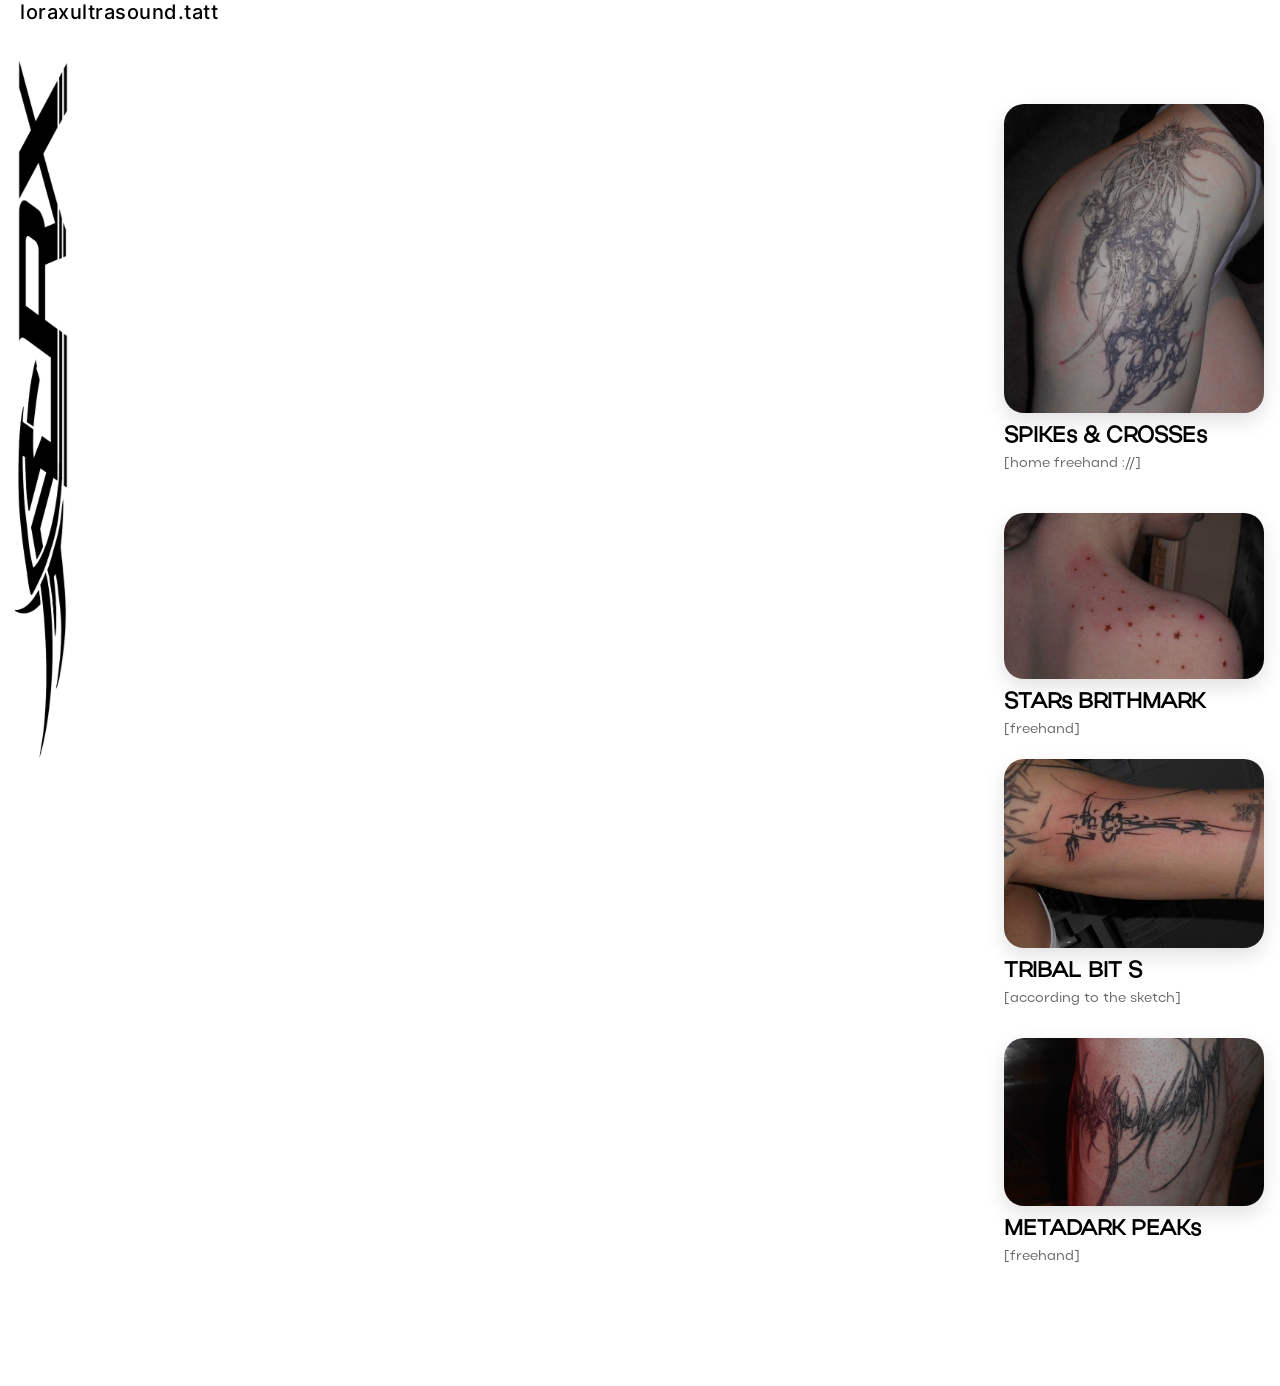
<file: mobile-index.html>
<!DOCTYPE html>
<html lang="ru">
<head>
  <meta charset="UTF-8" />
  <meta name="viewport" content="width=device-width, initial-scale=1.0"/>

  <title>tattoo mobile</title>

  <link rel="stylesheet" href="mobile-style.css">
</head>

<body>

<!-- ШАПКА -->
  <div class="header__title">loraxultrasound.tatt</div>


<!-- ЛОГО СЛЕВА -->
<img src="./logo.png" class="side-logo">

<!-- КОНТЕНТ -->
<main class="content">

  <!-- КАРТОЧКА 1 -->
  <div class="card card-1">
    <img src="./work-big.JPG">
    <h3>SPIKEs & CROSSEs</h3>
    <p>[home freehand ://]</p>
  </div>

  <!-- КАРТОЧКА 2 -->
  <div class="card card-2">
    <img src="./work-small-1.JPG">
    <h3>STARs BRITHMARK</h3>
    <p>[freehand]</p>
  </div>

  <!-- КАРТОЧКА 3 -->
  <div class="card card-3">
    <img src="./work-small-2.JPG">
    <h3>TRIBAL BIT S</h3>
    <p>[according to the sketch]</p>
  </div>

  <!-- КАРТОЧКА 4 -->
  <div class="card card-4">
    <img src="./work-small-3.JPG">
    <h3>METADARK PEAKs</h3>
    <p>[freehand]</p>
  </div>

</main>

<!-- НИЖНЕЕ МЕНЮ -->
<nav class="nav">
  <a href="mobile-index.html">главная</a>
  <a href="mobile-sketches.html">эскизы</a>
  <a href="mobile-social.html">соцсети</a>
</nav>

<!-- СКРЫТИЕ ШАПКИ И МЕНЮ ПРИ СКРОЛЛЕ -->
<script>
let scrollTimeout;

const nav = document.querySelector('.nav');

window.addEventListener('scroll', () => {
  // при любом скролле — прячем
  nav.classList.add('hide');

  // сбрасываем таймер
  clearTimeout(scrollTimeout);

  // когда скролл остановился
  scrollTimeout = setTimeout(() => {
    nav.classList.remove('hide');
  }, 300); // 👈 время "остановки"
});
</script>

<!-- АНИМАЦИЯ ПОЯВЛЕНИЯ КАРТОЧЕК -->
<script>
const cards = document.querySelectorAll('.card');

const observer = new IntersectionObserver((entries) => {
  entries.forEach(entry => {
    if (entry.isIntersecting) {
      entry.target.classList.add('show');
    }
  });
}, {
  threshold: 0.2
});

cards.forEach(card => observer.observe(card));
</script>

</body>
</html>
</file>
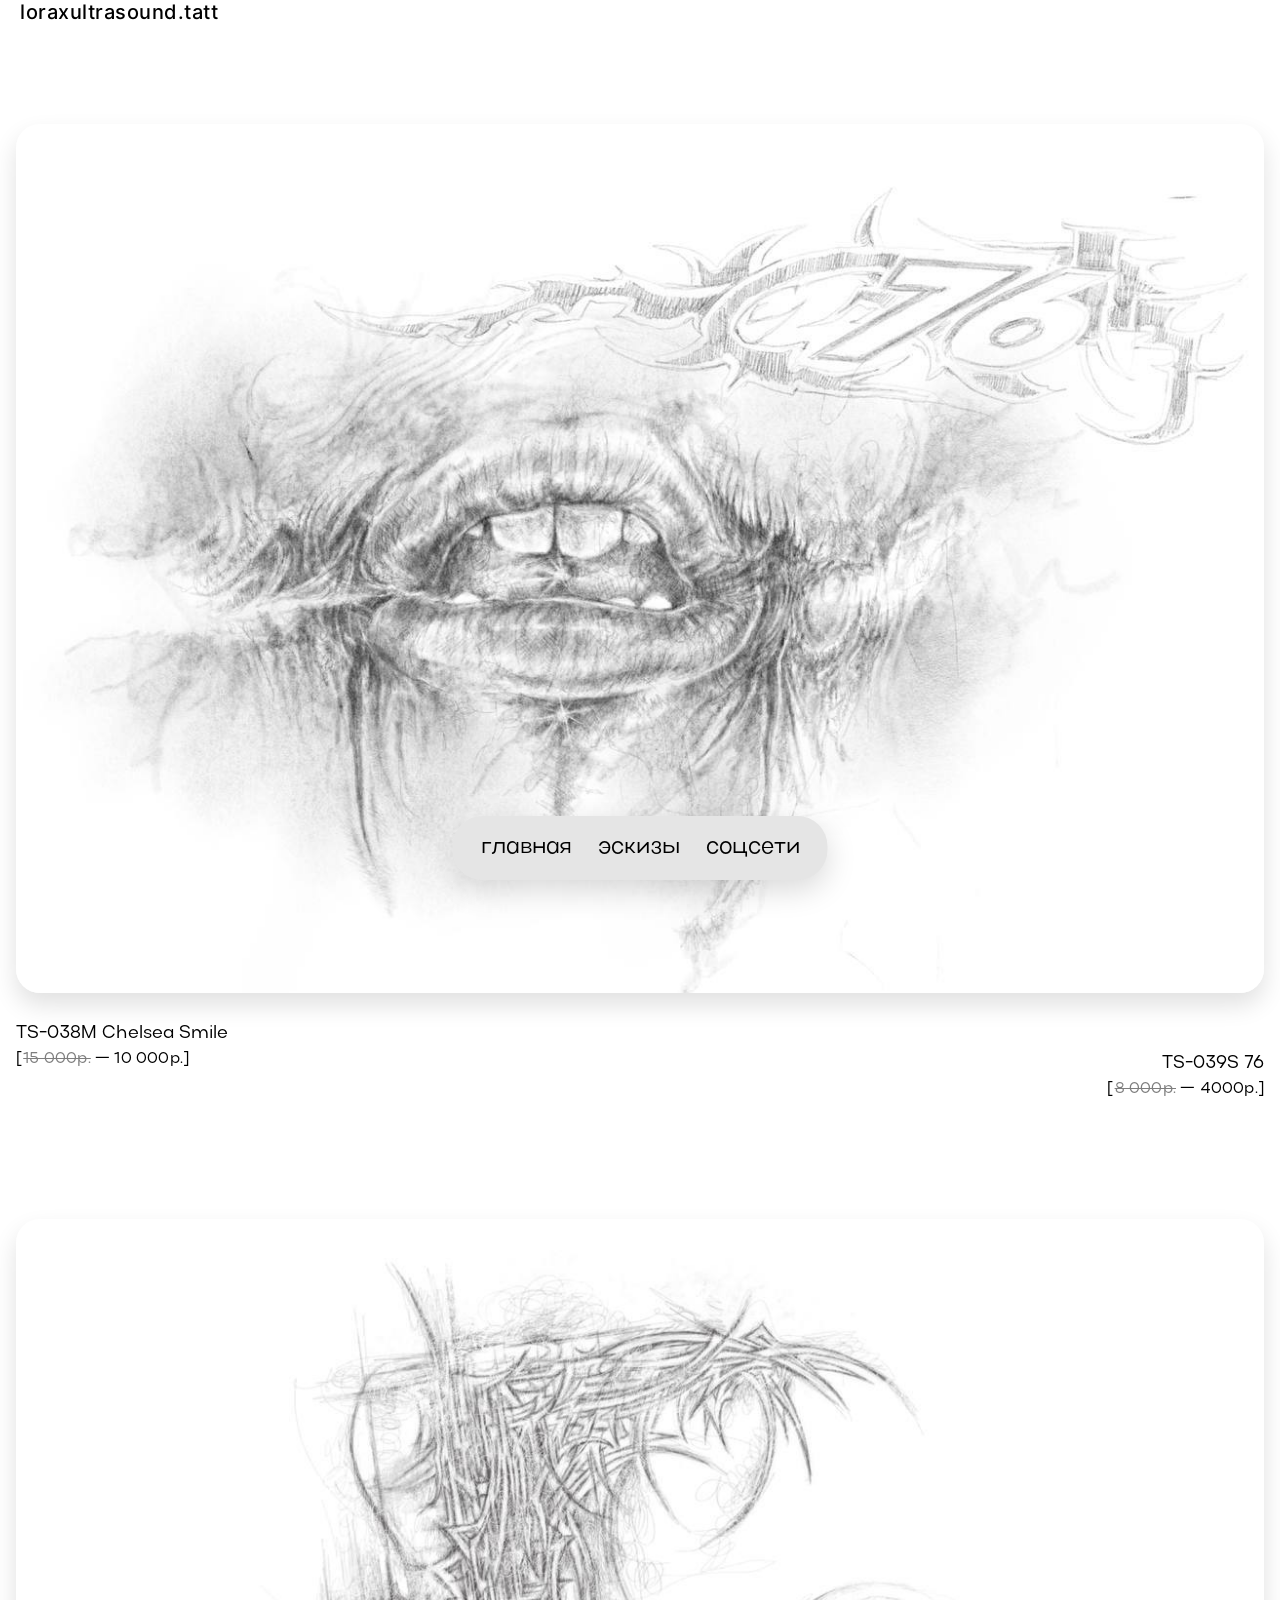
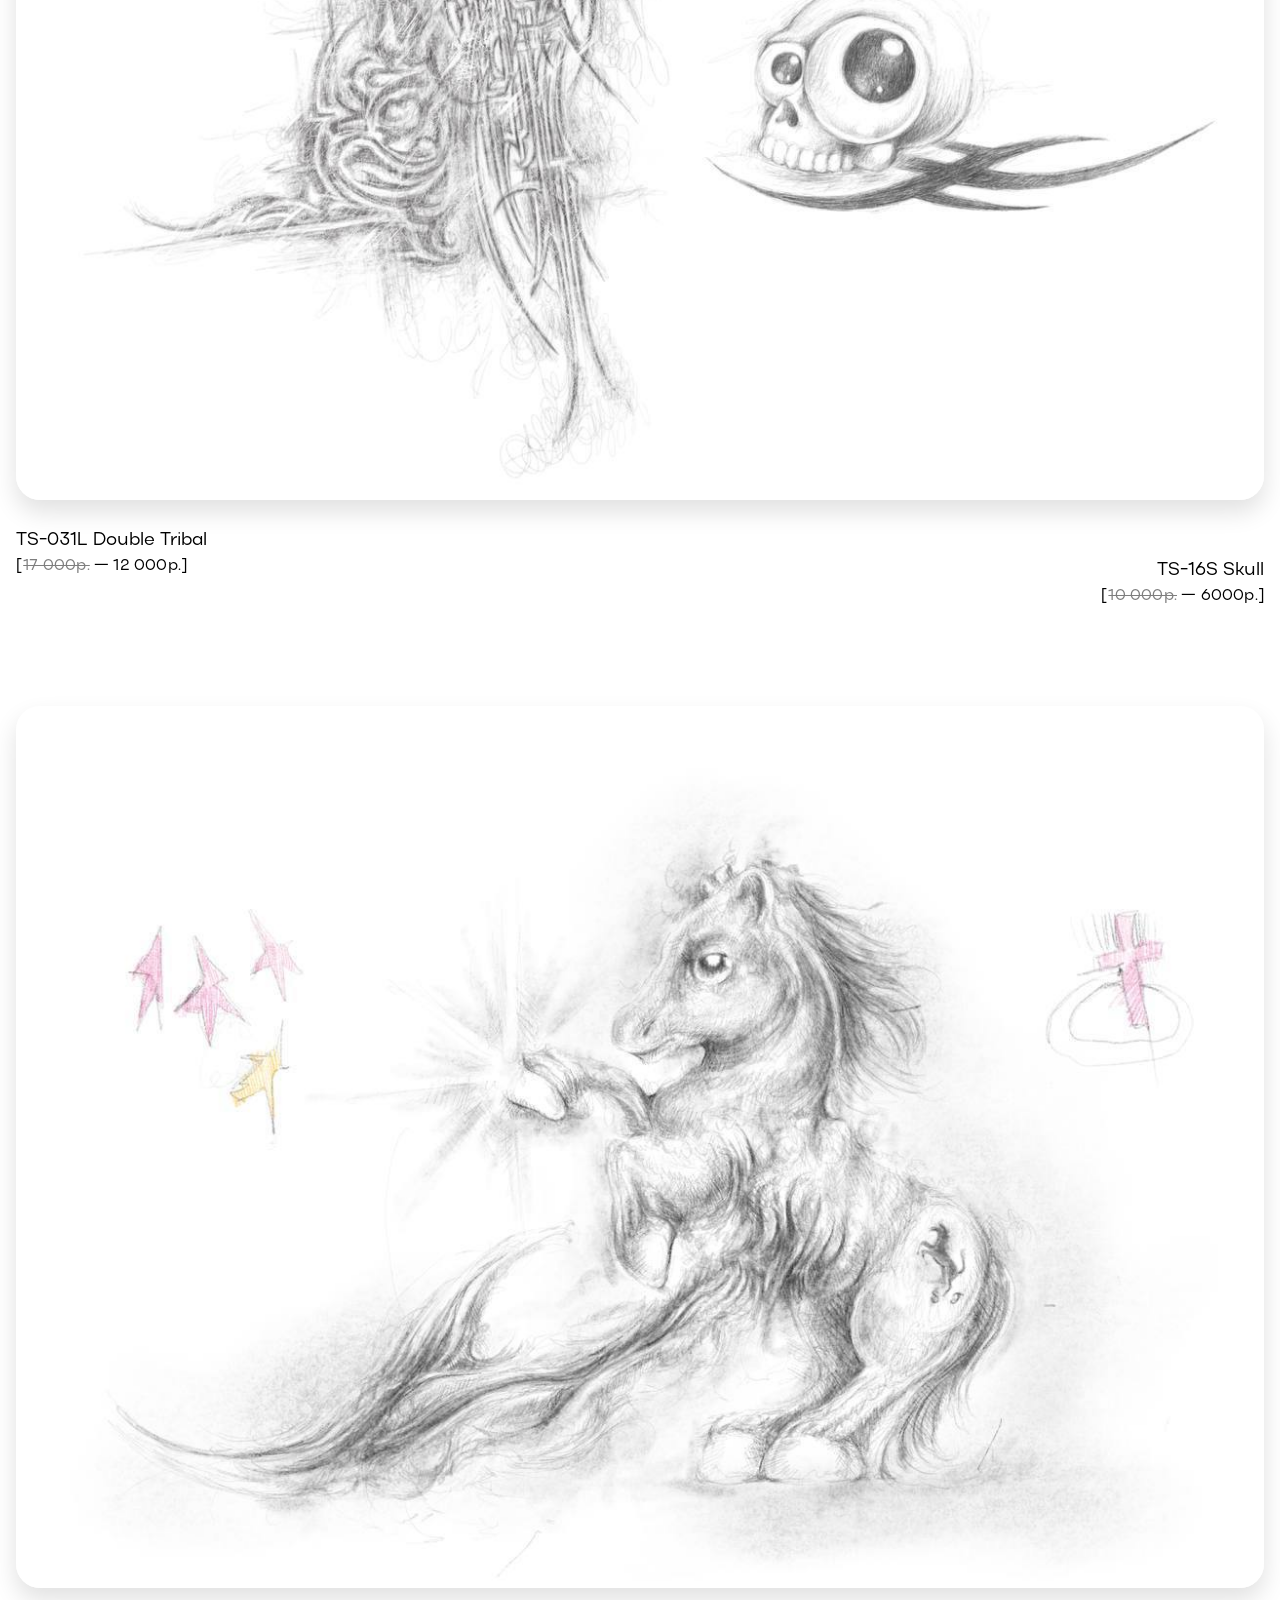
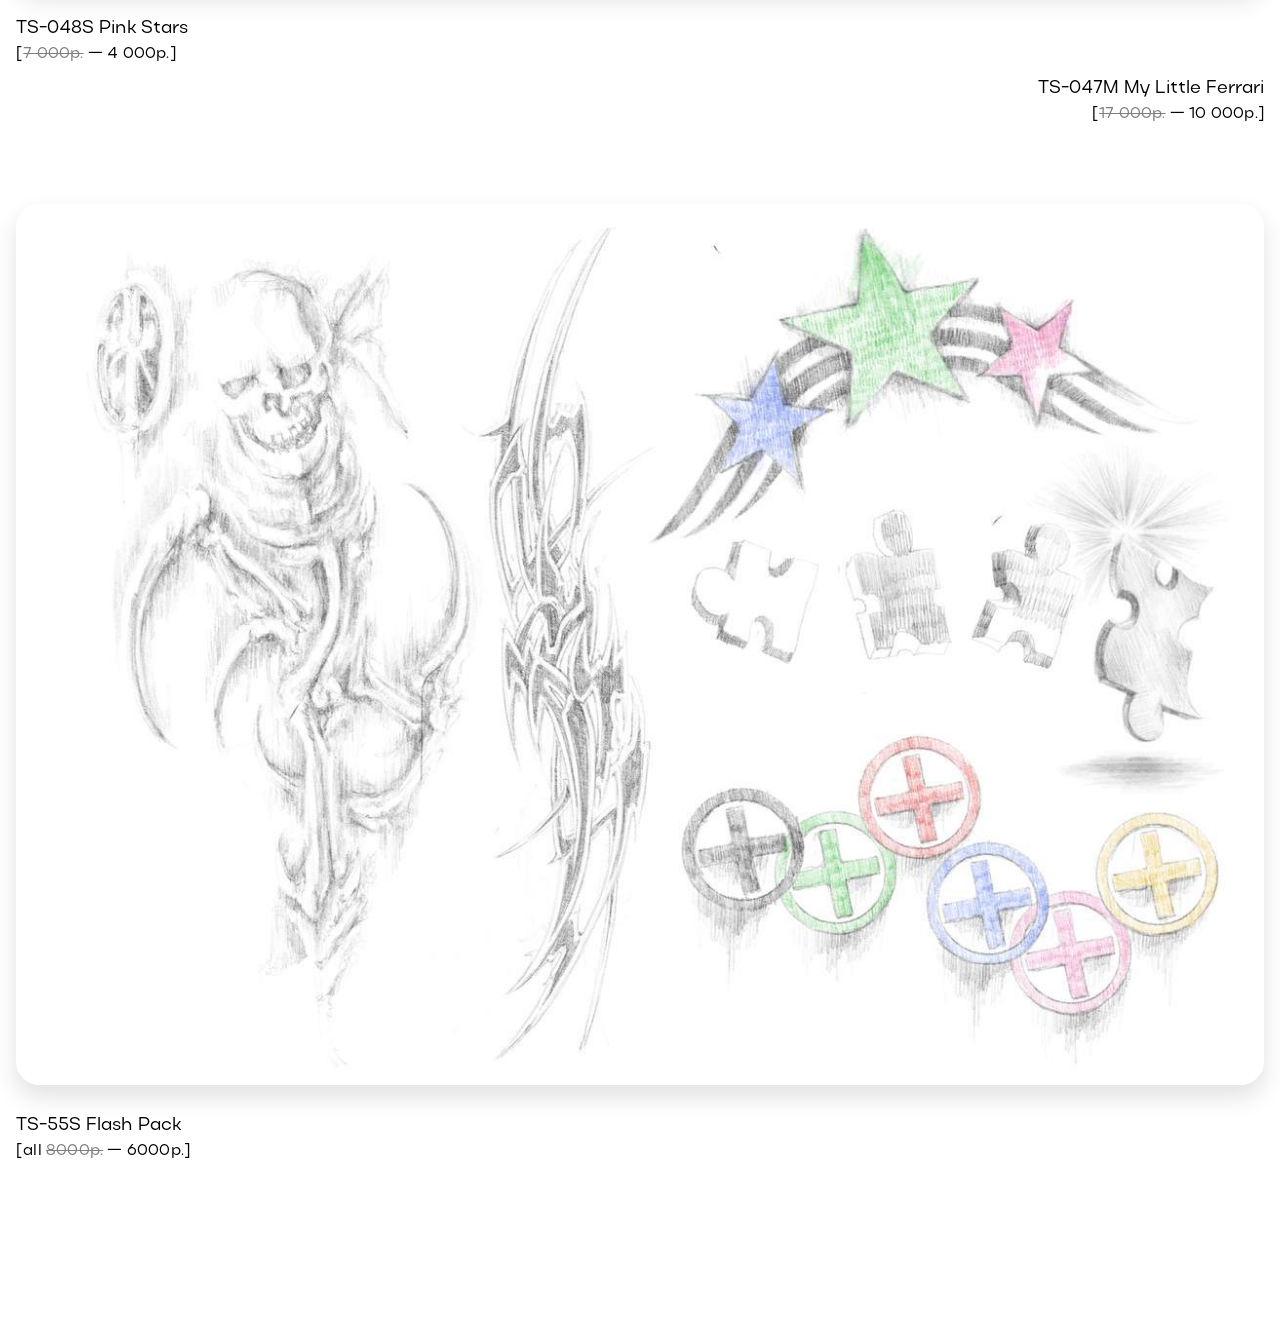
<file: mobile-prices.html>
<!DOCTYPE html>
<html lang="ru">
<head>
  <meta charset="UTF-8" />
  <meta name="viewport" content="width=device-width, initial-scale=1.0"/>

  <title>model prices</title>

  <link rel="stylesheet" href="mobile-style.css">
</head>

<body class="prices-page">

<!-- НИК -->
<div class="header__title">loraxultrasound.tatt</div>

<!-- КОНТЕНТ -->
<main class="prices">

<!-- 1 -->
<div class="price-card card-1">
  <img src="./onedetails.JPG">

  <div class="text-block block-1">
    <h3>TS-038M Chelsea Smile</h3>
    <p>[<span class="old">15 000р.</span> — 10 000р.]</p>
  </div>

  <div class="text-block block-2">
    <h3>TS-039S 76</h3>
    <p>[<span class="old">8 000р.</span> — 4000р.]</p>
  </div>
</div>

<!-- 2 -->
<div class="price-card card-2">
  <img src="./twodetails.JPG">

  <div class="text-block block-3">
    <h3>TS-031L Double Tribal</h3>
    <p>[<span class="old">17 000р.</span> — 12 000р.]</p>
  </div>

  <div class="text-block block-4">
    <h3>TS-16S Skull</h3>
    <p>[<span class="old">10 000р.</span> — 6000р.]</p>
  </div>
</div>

<!-- 3 -->
<div class="price-card card-3">
  <img src="./threedetails.JPG">

  <div class="text-block block-5">
    <h3>TS-048S Pink Stars</h3>
    <p>[<span class="old">7 000р.</span> — 4 000р.]</p>
  </div>

  <div class="text-block block-6">
    <h3>TS-047M My Little Ferrari</h3>
    <p>[<span class="old">17 000р.</span> — 10 000р.]</p>
  </div>
</div>

<!-- 4 -->
<div class="price-card card-4">
  <img src="./fhordetails.JPG">

  <div class="text-block block-7">
    <h3>TS-55S Flash Pack</h3>
    <p>[all <span class="old">8000р.</span> — 6000р.]</p>
  </div>
</div>

</main>

<!-- МЕНЮ -->
<nav class="nav">
  <a href="mobile-index.html">главная</a>
  <a href="mobile-sketches.html">эскизы</a>
  <a href="mobile-social.html">соцсети</a>
</nav>

<!-- СКРОЛЛ -->
<script>
let scrollTimeout;
const nav = document.querySelector('.nav');

window.addEventListener('scroll', () => {
  nav.classList.add('hide');

  clearTimeout(scrollTimeout);

  scrollTimeout = setTimeout(() => {
    nav.classList.remove('hide');
  }, 200);
});
</script>

</body>
</html>
</file>
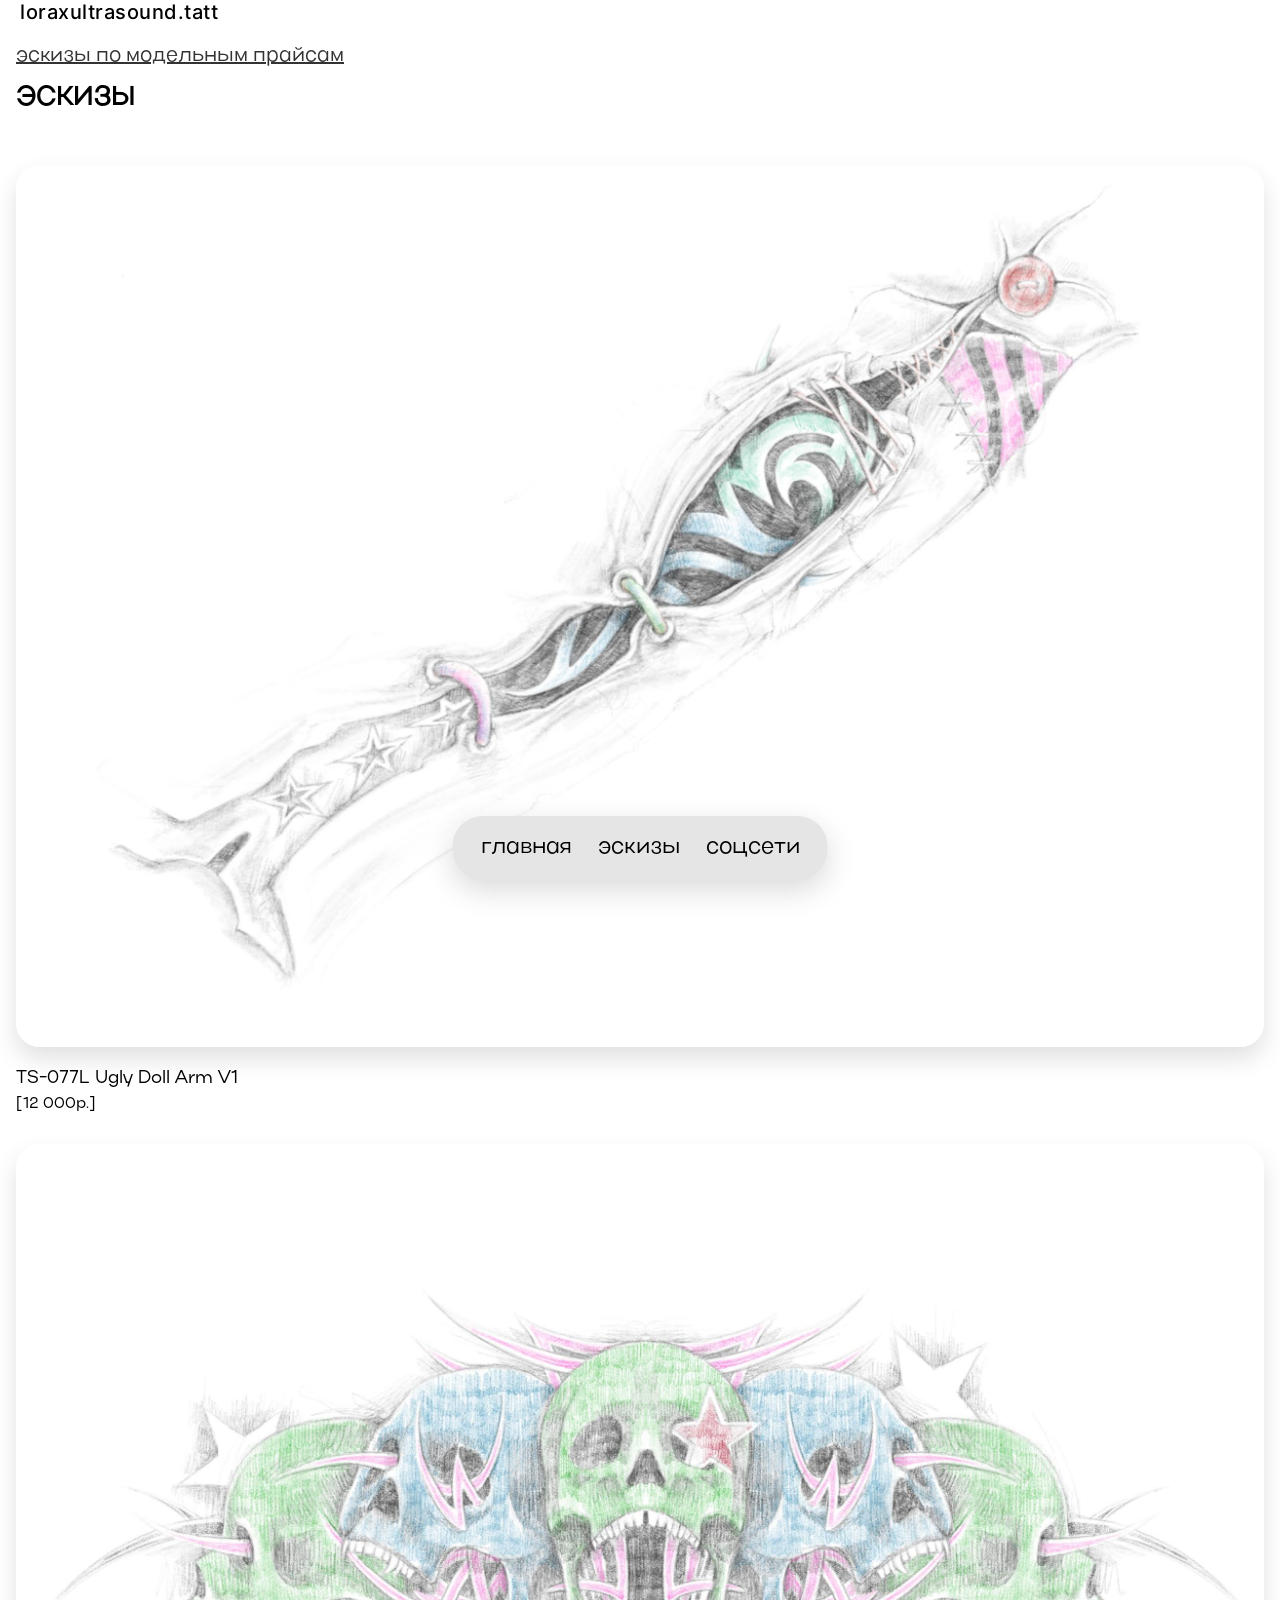
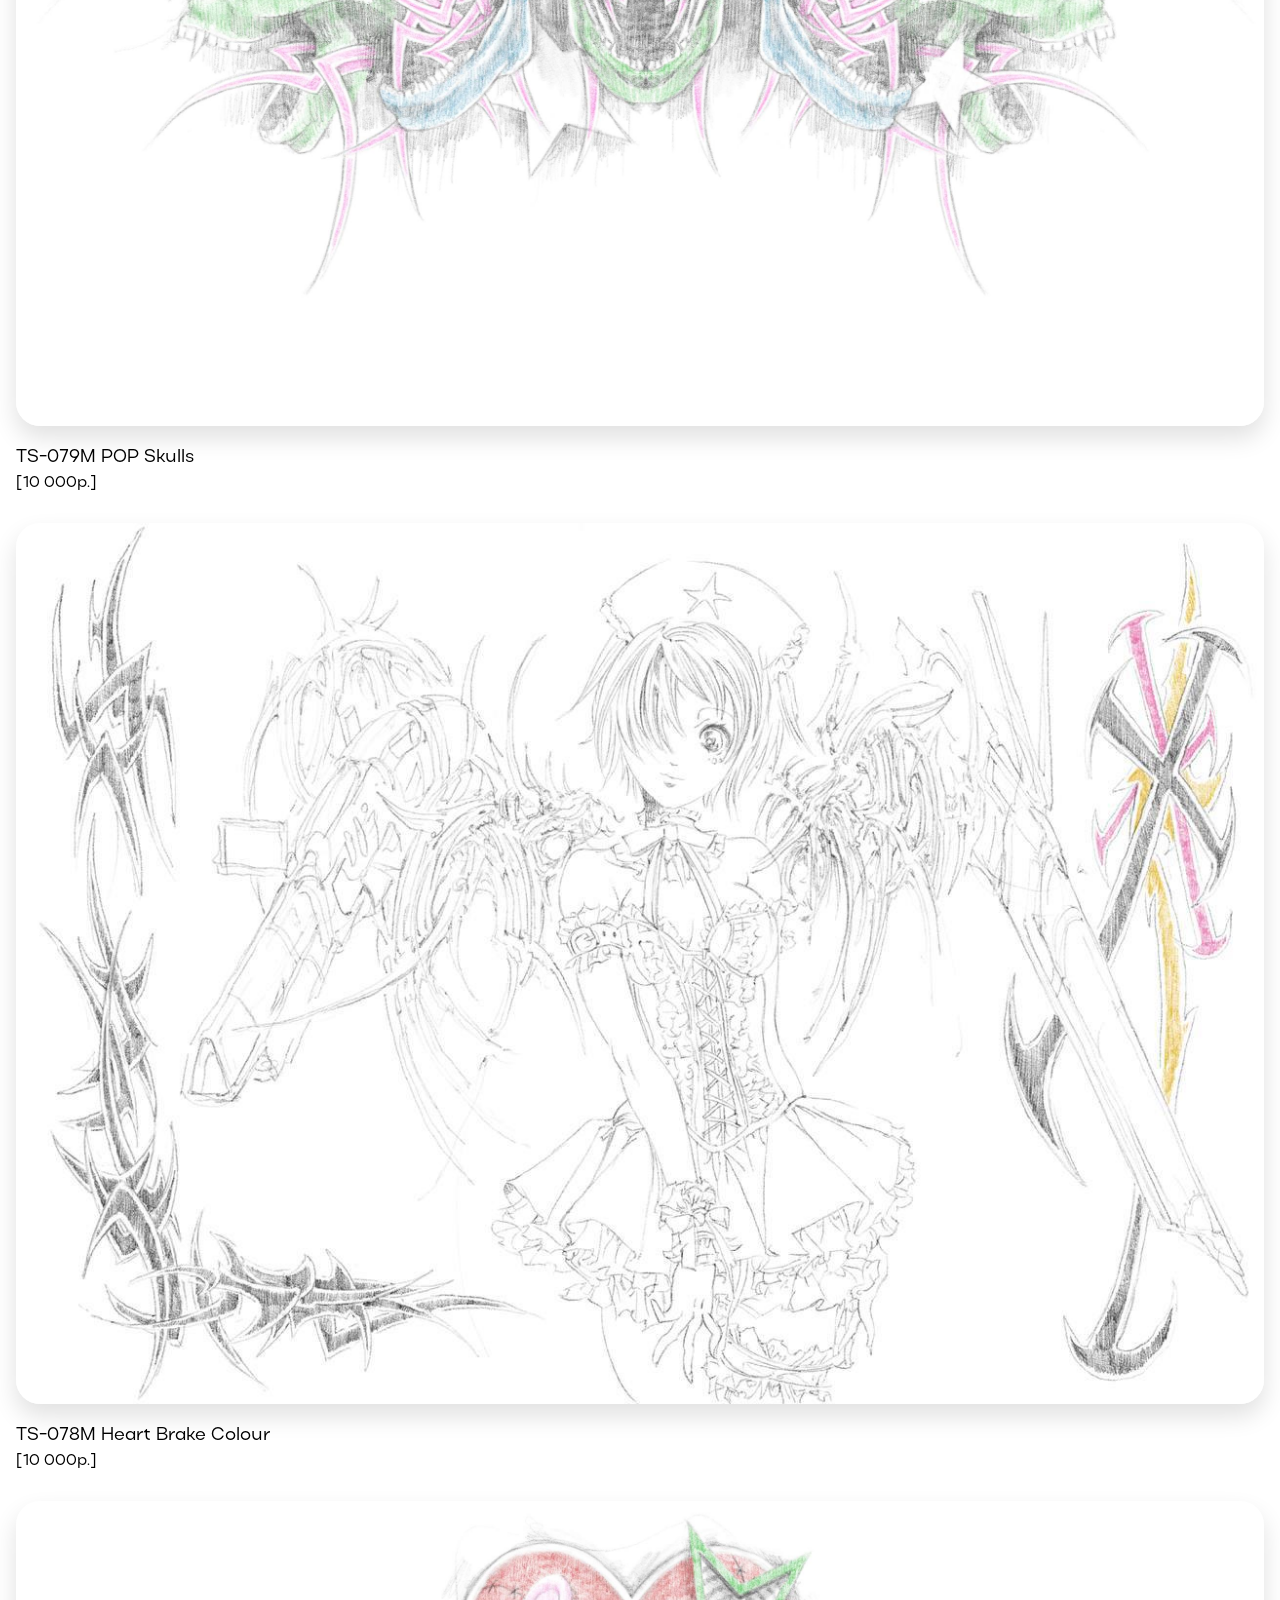
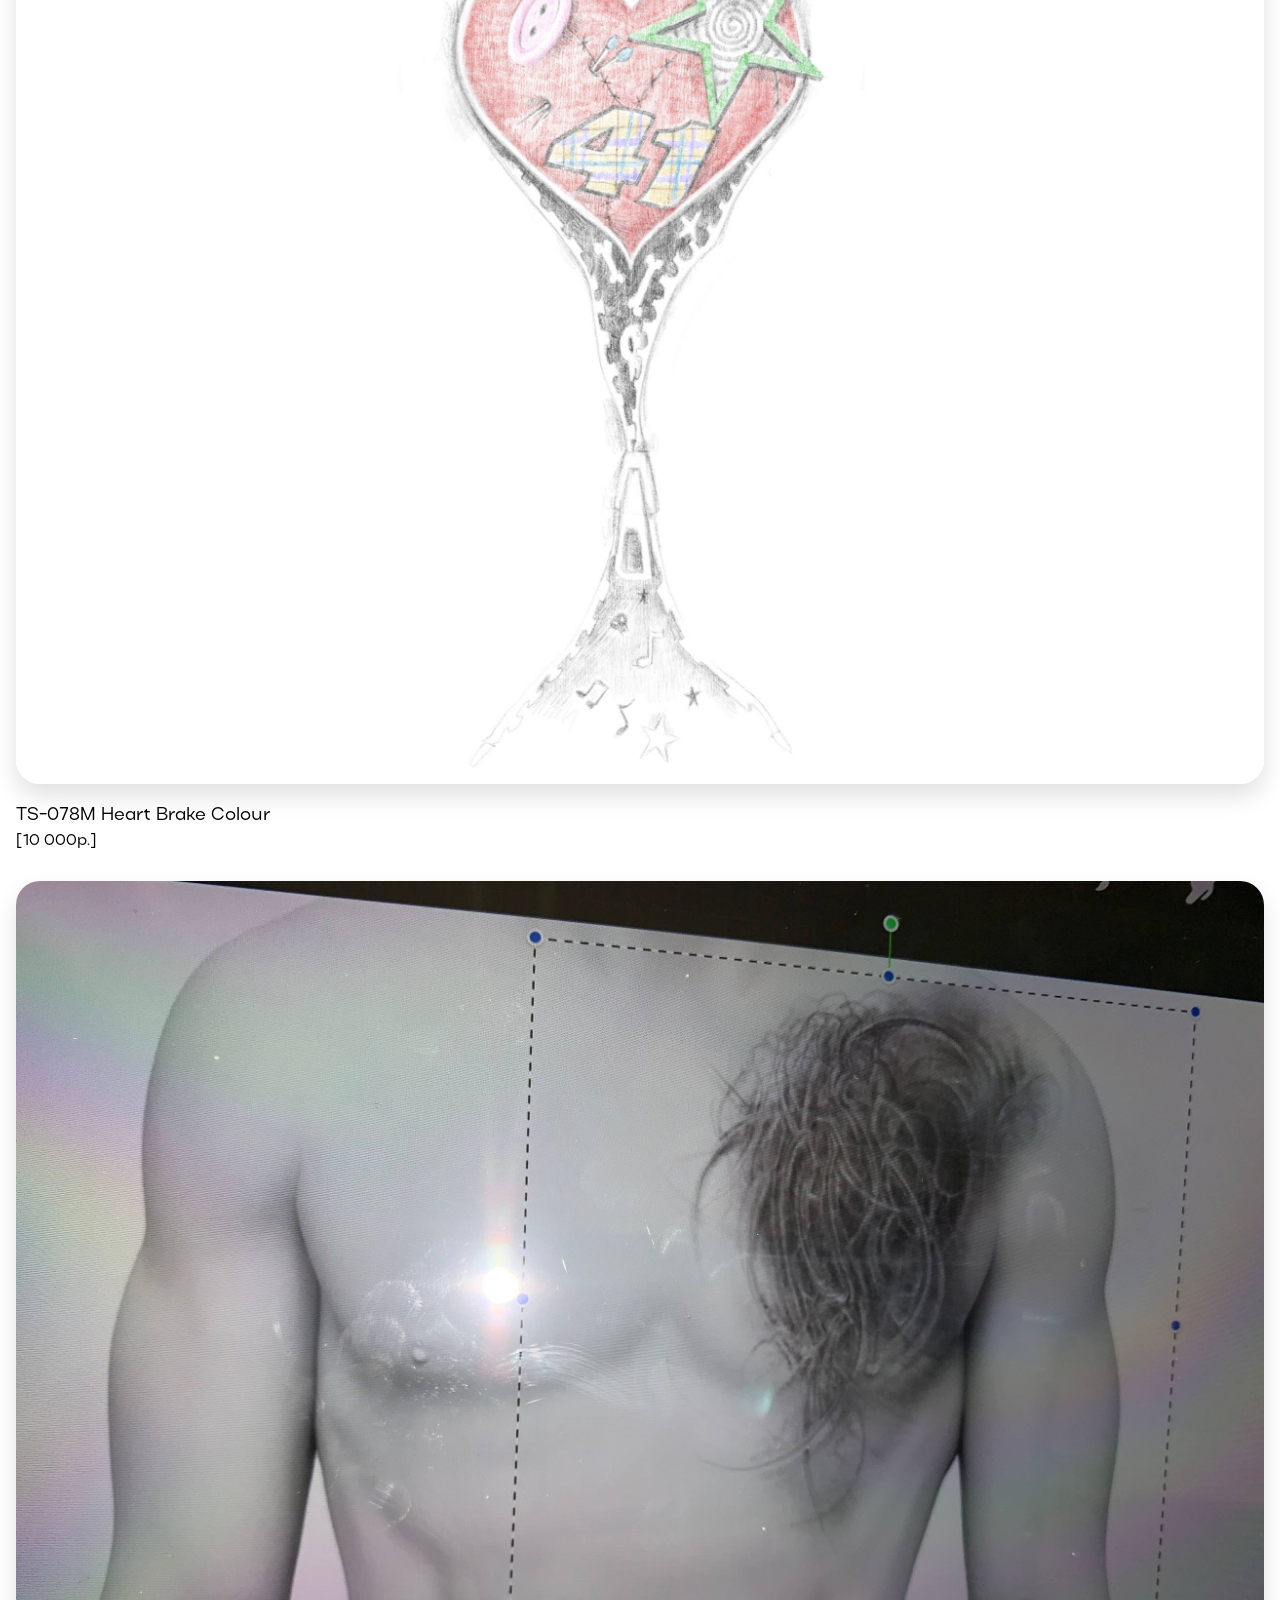
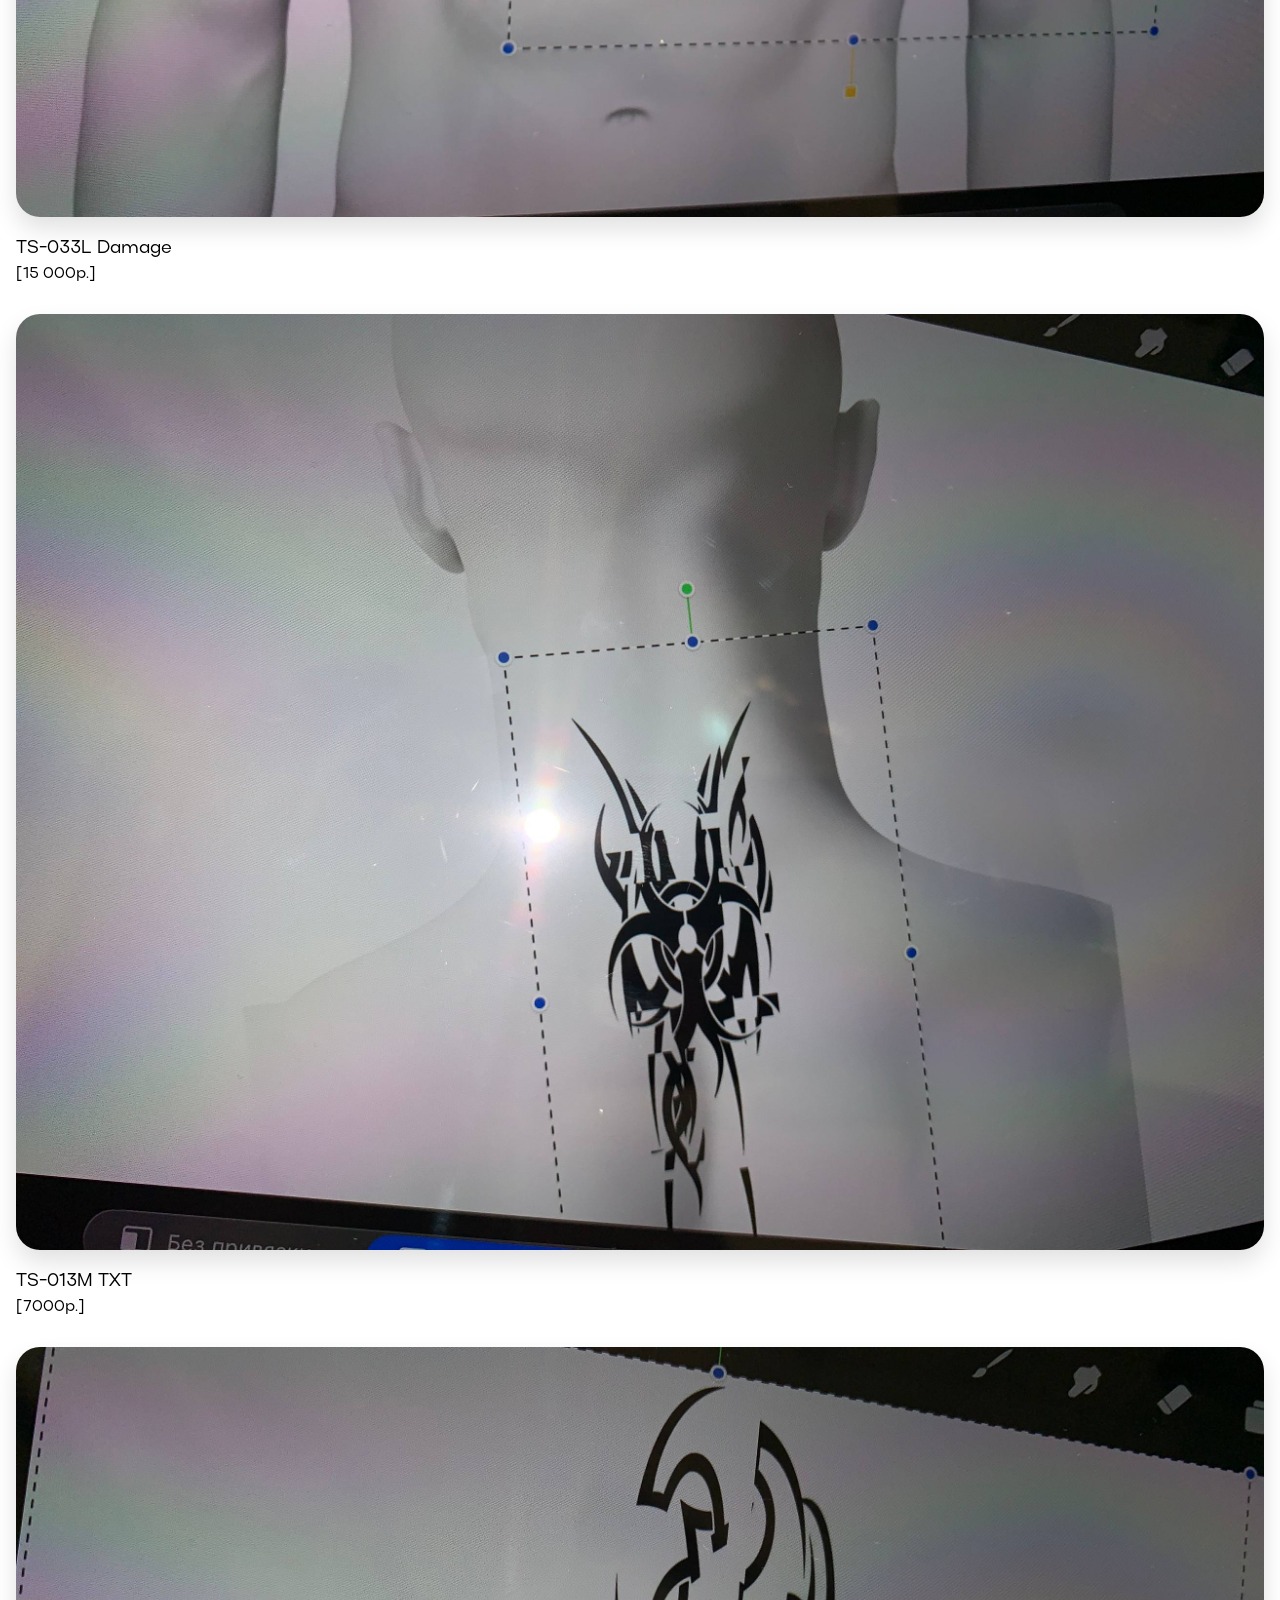
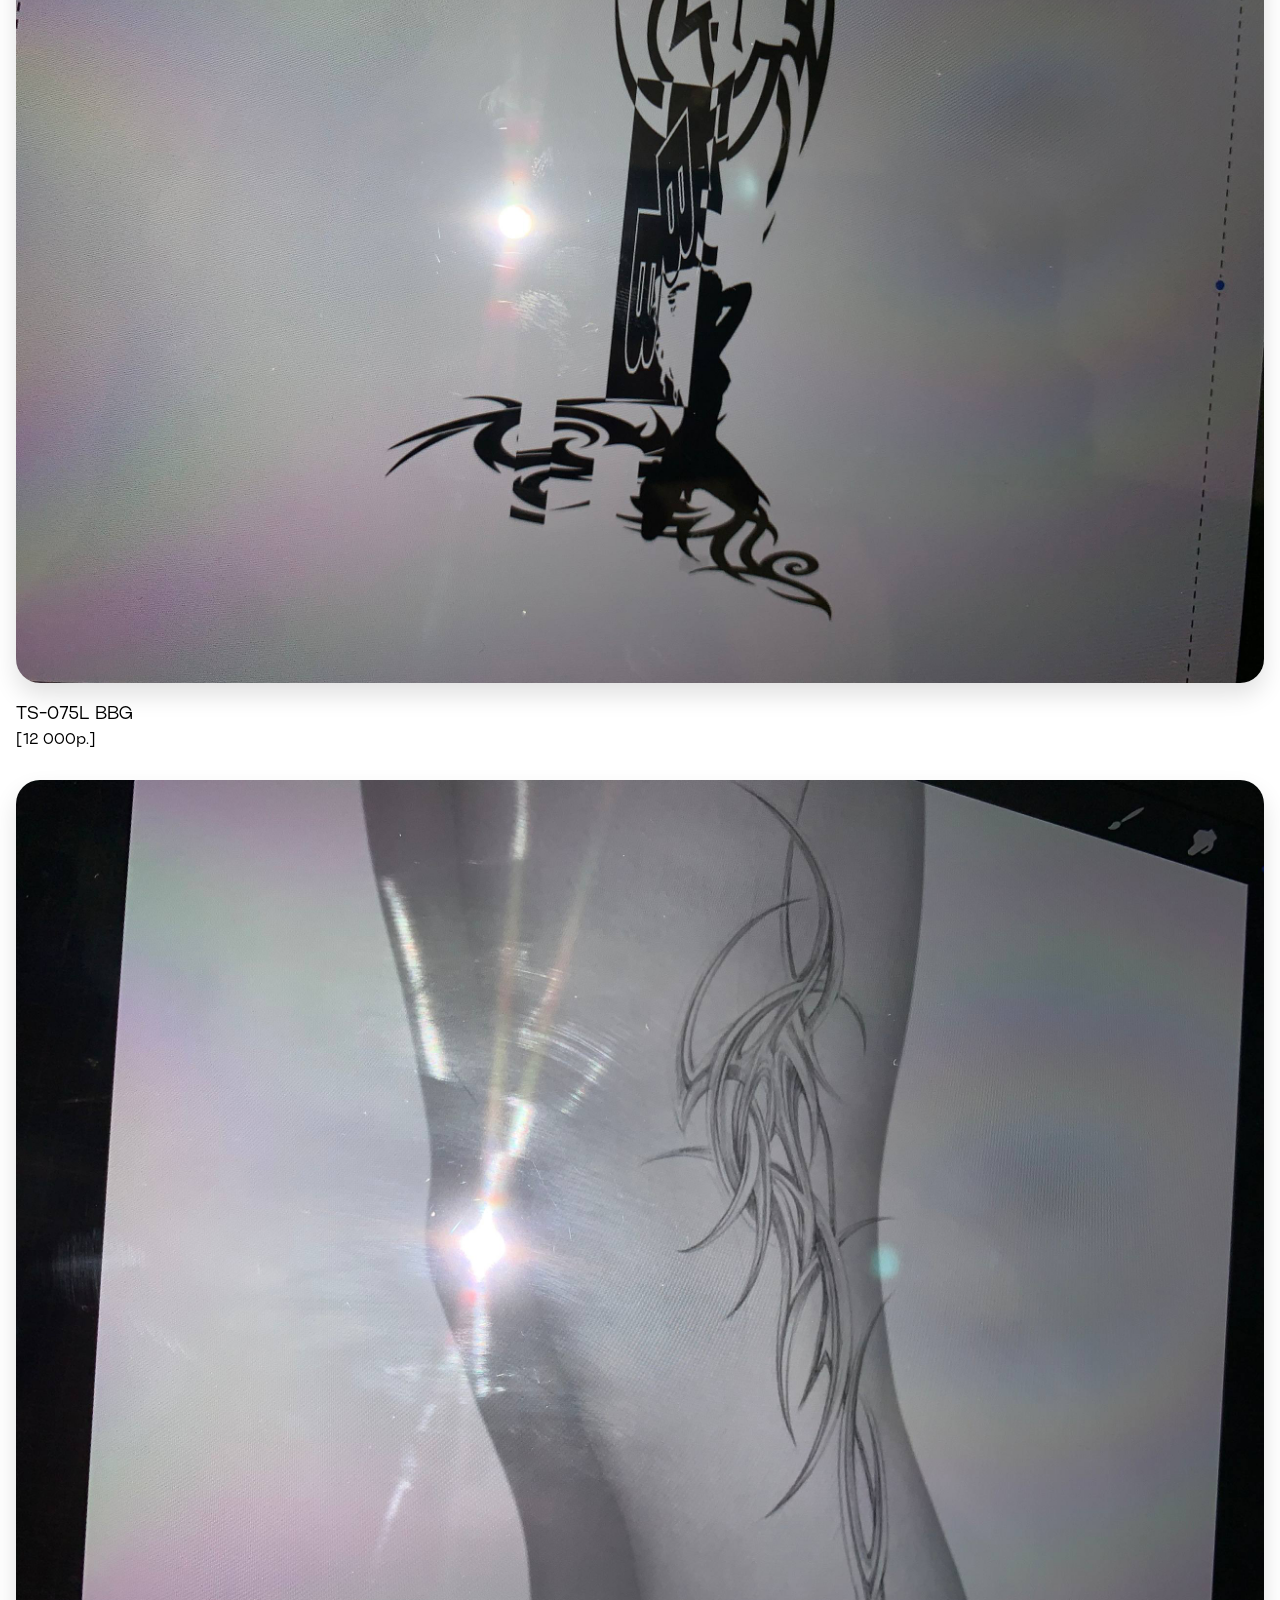
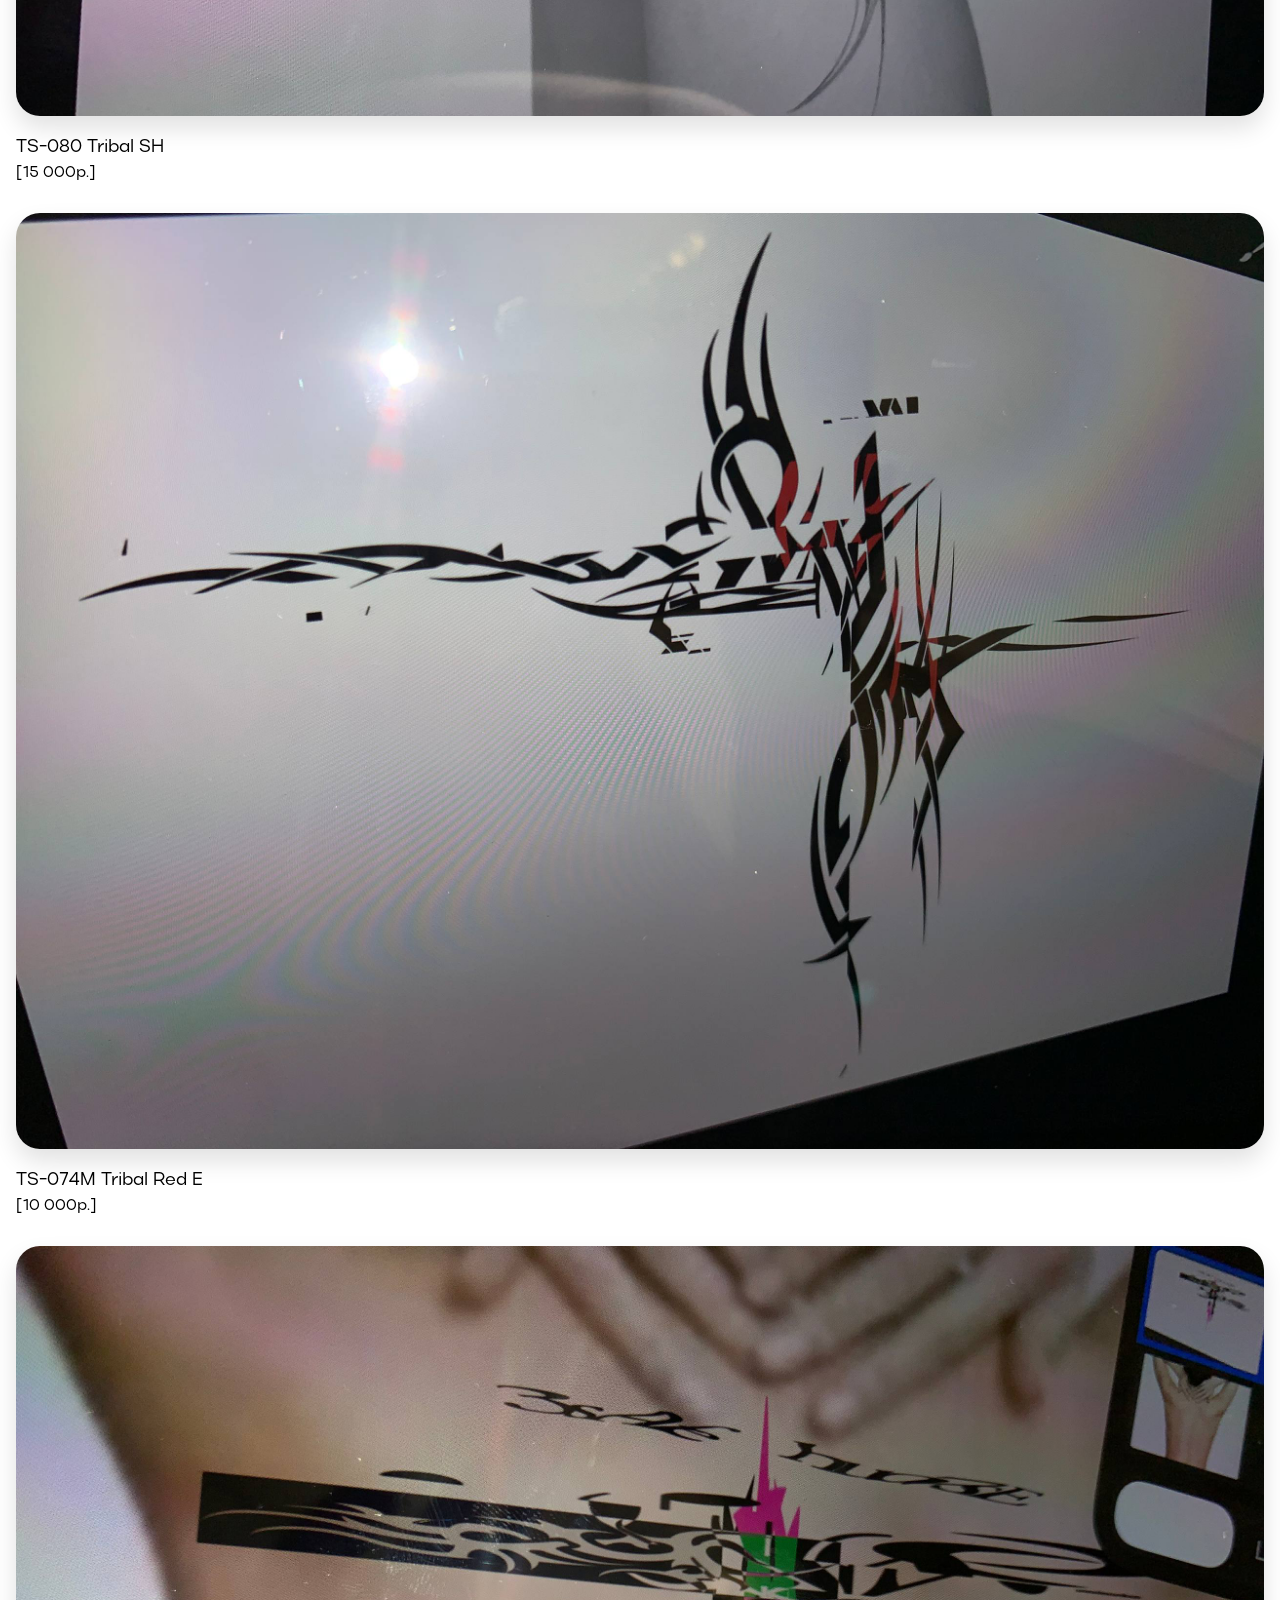
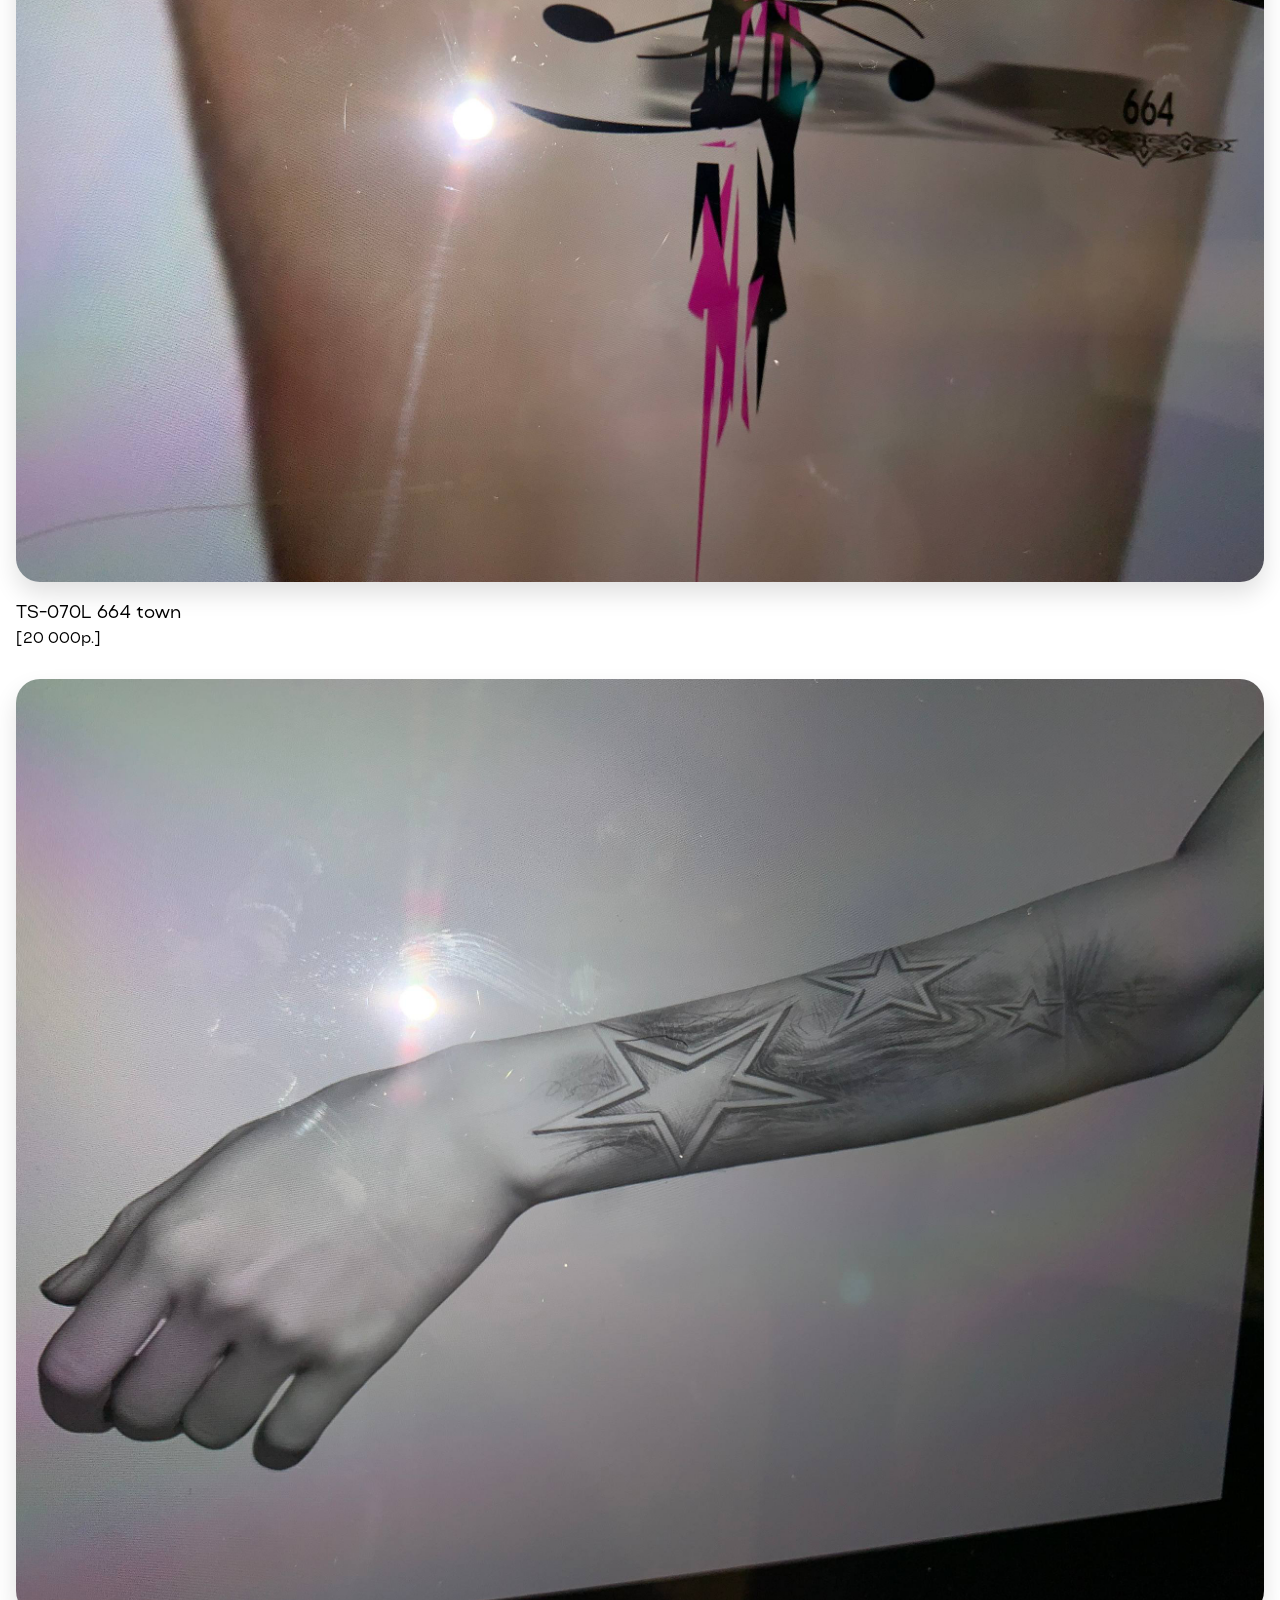
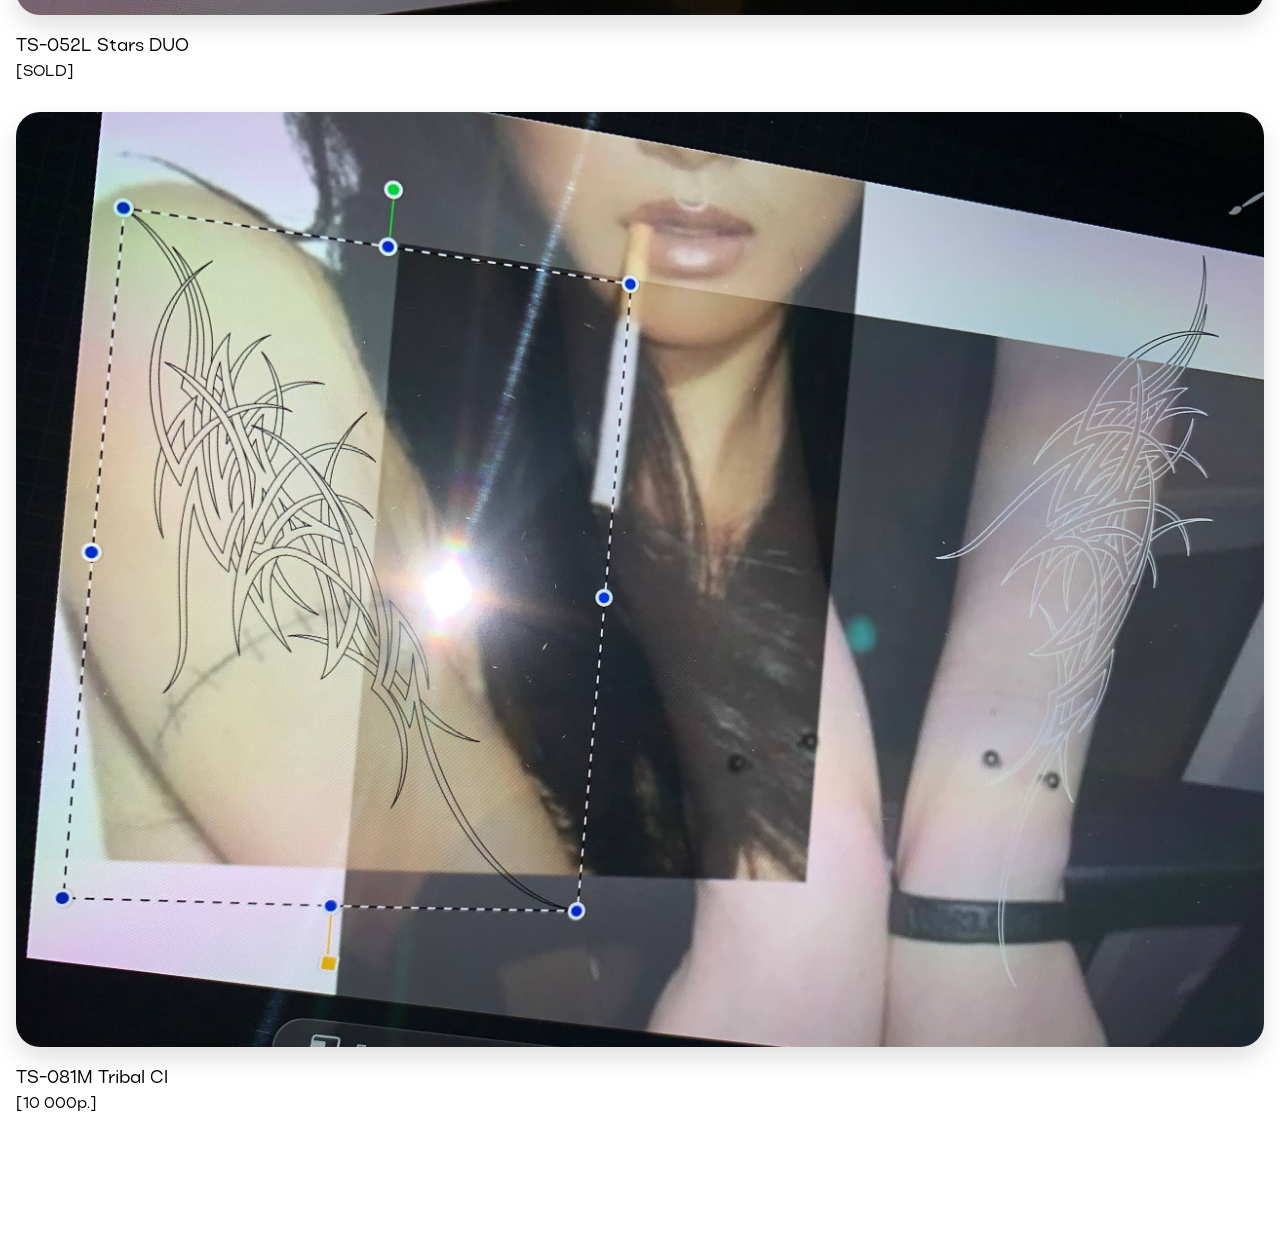
<file: mobile-sketches.html>
<!DOCTYPE html>
<html lang="ru">
<head>
  <meta charset="UTF-8" />
  <meta name="viewport" content="width=device-width, initial-scale=1.0"/>

  <title>tattoo sketches</title>

  <link rel="stylesheet" href="mobile-style.css">
</head>

<body class="sketches-page">

<!-- НИК -->
<div class="header__title">loraxultrasound.tatt</div>

<!-- КОНТЕНТ -->
<main class="content sketches">

  <div class="sketches__top">
 <a href="mobile-prices.html" class="sketches__sub">
  эскизы по модельным прайсам
</a>
    <h2 class="sketches__title">ЭСКИЗЫ</h2>
  </div>

  <!-- КАРТОЧКИ -->
  <!-- 1 -->
<div class="sketch">
  <img src="./sketches-1.JPG">
  <h3>TS-077L Ugly Doll Arm V1</h3>
  <p>[12 000р.]</p>
</div>

<!-- 2 -->
<div class="sketch">
  <img src="./sketches-2.JPG">
  <h3>TS-079M POP Skulls</h3>
  <p>[10 000р.]</p>
</div>

<!-- 3 -->
<div class="sketch">
  <img src="./sketches-3.JPG">
  <h3>TS-078M Heart Brake Colour</h3>
  <p>[10 000р.]</p>
</div>

<!-- 4 -->
<div class="sketch">
  <img src="./sketches-4.JPG">
  <h3>TS-078M Heart Brake Colour</h3>
  <p>[10 000р.]</p>
</div>

<!-- 5 -->
<div class="sketch">
  <img src="./sketches-5.JPG">
  <h3>TS-033L Damage</h3>
  <p>[15 000р.]</p>
</div>

<!-- 6 -->
<div class="sketch">
  <img src="./sketches-6.JPG">
  <h3>TS-013M TXT</h3>
  <p>[7000р.]</p>
</div>

<!-- 7 -->
<div class="sketch">
  <img src="./sketches-7.JPG">
  <h3>TS-075L BBG</h3>
  <p>[12 000р.]</p>
</div>

<!-- 8 -->
<div class="sketch">
  <img src="./sketches-8.JPG">
  <h3>TS-080 Tribal SH</h3>
  <p>[15 000р.]</p>
</div>

<!-- 9 -->
<div class="sketch">
  <img src="./sketches-9.JPG">
  <h3>TS-074M Tribal Red E</h3>
  <p>[10 000р.]</p>
</div>

<!-- 10 -->
<div class="sketch">
  <img src="./sketches-10.JPG">
  <h3>TS-070L 664 town</h3>
  <p>[20 000р.]</p>
</div>

<!-- 11 -->
<div class="sketch">
  <img src="./sketches-11.JPG">
  <h3>TS-052L Stars DUO</h3>
  <p>[SOLD]</p>
</div>

<!-- 12 -->
<div class="sketch">
  <img src="./sketches-12.JPG">
  <h3>TS-081M Tribal CI</h3>
  <p>[10 000р.]</p>
</div>

</main>

<!-- МЕНЮ -->
<nav class="nav">
  <a href="mobile-index.html">главная</a>
  <a href="mobile-sketches.html">эскизы</a>
  <a href="mobile-social.html">соцсети</a>
</nav>

<!-- СКРОЛЛ ЛОГИКА -->
<script>
let scrollTimeout;
const nav = document.querySelector('.nav');

window.addEventListener('scroll', () => {
  nav.classList.add('hide');

  clearTimeout(scrollTimeout);

  scrollTimeout = setTimeout(() => {
    nav.classList.remove('hide');
  }, 200);
});
</script>

</body>
</html>
</file>
<file: mobile-style.css>
@font-face {
  font-family: 'Actay';
  src: url('./Actay-Regular.otf') format('opentype');
  font-weight: normal;
  font-style: normal;
}

@font-face {
  font-family: 'Inter';
  src: url('./Inter-Medium.otf') format('opentype');
}

* {
  margin: 0;
  padding: 0;
  box-sizing: border-box;
}

* {
  box-sizing: border-box;
  font-family: 'Actay', sans-serif;
}

body {
  background: #fff;
  font-family: Arial, sans-serif;
  overflow-x: hidden;
}

/* ШАПКА */

.header {
  position: fixed;

  top: 20px;
  left: 16px;
  right: 16px; 

  height: 80px; 

  background: #e5e5e5;

  border-radius: 50px;

  display: flex;
  align-items: center;

  padding: 0 20px;

  box-shadow: 0 8px 25px rgba(0,0,0,0.12);

  z-index: 100;
}

.header__title {
  font-size: 20px;
  font-weight: 500;
  font-family: 'Inter', sans-serif;
  letter-spacing: 0.5px;

  margin-left: 20px; 
}

/* ЛОГО СЛЕВА */

.side-logo {
  position: fixed;

  top: 760px;
  left: 40px;

  transform: translateY(-50%) rotate(-90deg);
  transform-origin: left center;

  width: 700px;

  z-index: 50;
  pointer-events: none;
}

/* КОНТЕНТ */

.content {
  padding: 80px 16px 120px;

  display: flex;
  flex-direction: column;
}

/* КАРТОЧКИ (БАЗА) */

.card {
  opacity: 0;
  transform: translateY(40px);
  transition: all 0.6s ease;
}

.card.show {
  opacity: 1;
  transform: translateY(0);
}

.card img {
  display: block;
  border-radius: 20px;

  box-shadow: 0 8px 20px rgba(0,0,0,0.12);
}

/* ТЕКСТ */
.card h3 {
  margin-top: 10px;
}

.card p {
  margin-top: 4px; 
}

.card h3 {
  font-size: 22px;
  font-weight: 600;
}

.card p {
  font-size: 14px;
  color: #666;
}

/* ИНДИВИДУАЛЬНЫЕ КАРТОЧКИ */

/* 1 */
.card-1 img {
  width: 260px;
  height: auto;

  margin-left: auto;
}

.card-1 h3,
.card-1 p {
  width: 260px;
  margin-left: auto;
}


/* 2 */
.card-2 img {
  width: 260px;
  height: auto;

  margin-left: auto;
  margin-top: 40px;
}

.card-2 h3,
.card-2 p {
  width: 260px;
  margin-left: auto;
}


/* 3 */
.card-3 img {
  width: 260px;
  height: auto;

  margin-left: auto;
  margin-top: 20px;
}

.card-3 h3,
.card-3 p {
  width: 260px;
  margin-left: auto;
}


/* 4 */
.card-4 img {
  width: 260px;
  height: auto;

  margin-left: auto;
  margin-top: 30px;
}

.card-4 h3,
.card-4 p {
  width: 260px;
  margin-left: auto;
}

/* НИЖНЕЕ МЕНЮ */

.nav {
  position: fixed;
  bottom: 20px;
  left: 50%;
  transform: translateX(-50%);

  display: flex;
  gap: 26px;

  background: #e5e5e5;
  padding: 18px 28px;
  border-radius: 30px;

  box-shadow: 0 10px 30px rgba(0,0,0,0.15);

  transition: transform 0.5s ease, opacity 0.4s ease;

  z-index: 100;
}

.nav a {
  font-size: 22px; 
  text-decoration: none;
  color: #000;
}

/* АНИМАЦИЯ СКРОЛЛА */

.header.hide {
  transform: translate(-50%, -120%);
  opacity: 0;
}

.nav.hide {
  transform: translate(-50%, 120%);
  opacity: 0;
}

/* СТРАНИЦА ЭСКИЗОВ */

.sketches {
  padding-top: 100px;
}

/* верх */
.sketches__top {
  margin-bottom: 20px;
}

.sketches__sub {
  margin-top: 10px;
  font-size: 20px;
  text-decoration: underline;
  color: #333;
}

.sketches__sub:hover {
  opacity: 0.6;
}

.sketches__title {
  margin-top: 14px;
  font-size: 26px;
  font-weight: 700;
}

/* карточка */
.sketch {
  margin-top: 30px;
}

.sketch img {
  width: 100%;
  border-radius: 24px;

  box-shadow: 0 12px 25px rgba(0,0,0,0.12);
}

/* текст */
.sketch h3 {
  margin-top: 14px;
  font-size: 18px;
  font-weight: 500;
}

.sketch p {
  margin-top: 4px;
  font-size: 16px;
}

.sketches-page .content {
  padding: 20px 16px 120px;
}

/* PRICES PAGE */

.prices-page {
  background: #fff;
}

.prices {
  padding: 80px 16px 120px;
  display: flex;
  flex-direction: column;
}

/* КАРТОЧКА */

.price-card {
  position: relative;
  margin-top: 60px;
}

.price-card:first-child {
  margin-top: 20px;
}

/* картинка */
.price-card img {
  width: 100%;
  border-radius: 24px;
  box-shadow: 0 12px 25px rgba(0,0,0,0.12);
}

/* ТЕКСТОВЫЕ БЛОКИ */

.text-block {
  position: absolute;
  max-width: 240px;
}

/* текст */
.text-block h3 {
  font-size: 18px;
  font-weight: 400;
  margin: 0;
}

.text-block p {
  font-size: 16px;
  margin-top: 4px;
  letter-spacing: 0.2px;
  
}

/* СТАРАЯ ЦЕНА */

.old {
  text-decoration: line-through;
  opacity: 0.5;
}

/* ПОЗИЦИОНИРОВАНИЕ 

/* 1 карточка */
.card-1 .block-1 {
  left: 0;
  bottom: -70px;
}

.card-1 .block-2 {
  right: 20px;
  bottom: -100px;
  text-align: right;
}

/* 2 карточка */
.card-2 .block-3 {
  left: 0;
  bottom: -70px;
}

.card-2 .block-4 {
  right: 20px;
  bottom: -100px;
  text-align: right;
}

/* 3 карточка */
.card-3 .block-5 {
  left: 0;
  bottom: -70px;
}

.card-3 .block-6 {
  right: 20px;
  bottom: -130px;
  text-align: right;
}

/* 4 карточка */
.card-4 .block-7 {
  left: 0;
  bottom: -70px;
}

/* ОТСТУПЫ ЧТОБЫ НЕ НАЛЕЗАЛО */

.price-card {
  margin-bottom: 120px;
}

/* SOCIAL PAGE */

.social {
  padding: 40px 16px 120px;
}

/* карточка */
.social-card {
  position: relative;
  height: 700px; 
  overflow: hidden;
}

/* КАРТИНКА*/
.social-card img {
  position: absolute;

  width: 550px;
  height: 367px;

  top: 75px;
  left: -85px;

  transform: rotate(90deg);

  border-radius: 0;
}

/* текст поверх */
.social-overlay {
  position: absolute;
  top: 250px;
  left: 50%;
  transform: translate(-50%, -50%);
  
  display: flex;
  flex-direction: column;
  align-items: center;
  gap: 8px;

  text-align: center;
}

/* ссылки */
.social-overlay a {
  white-space: nowrap;
  color: #000;
  text-decoration: none;
  font-size: 20px;
}
</file>
